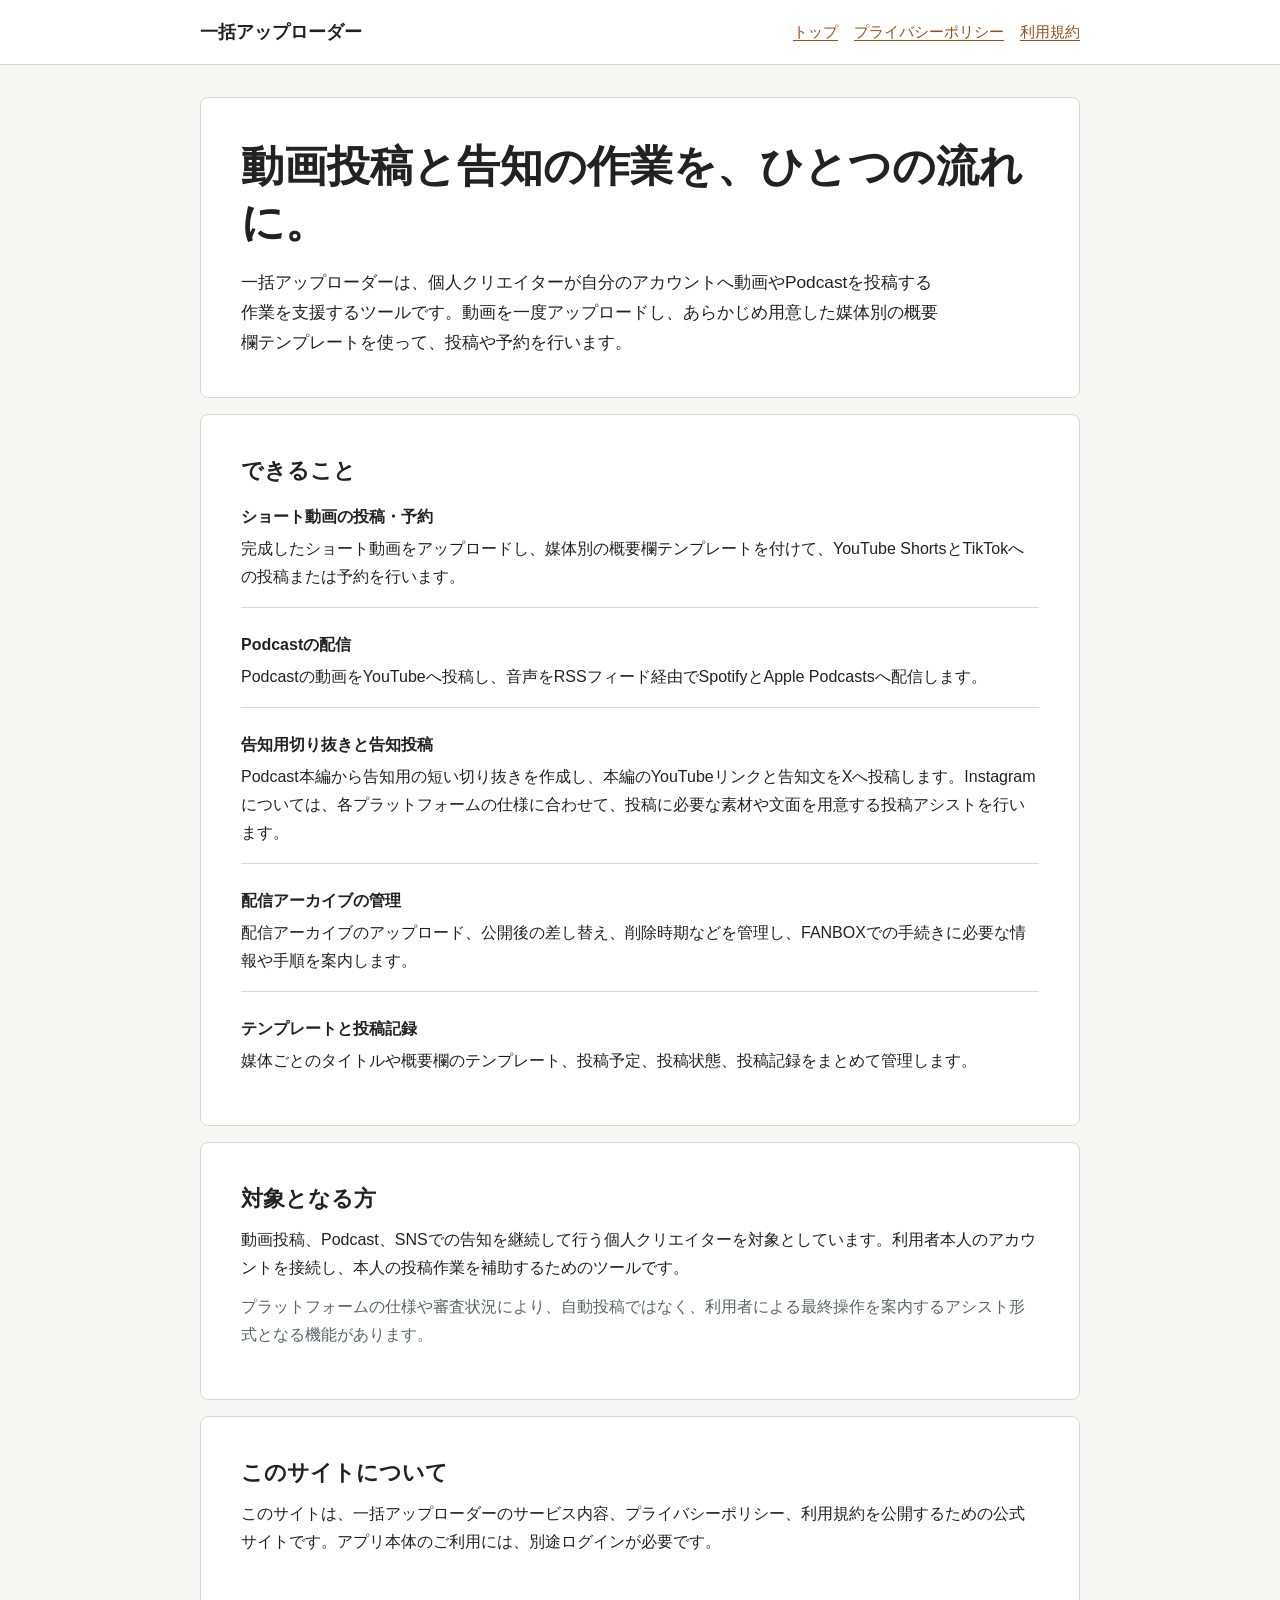
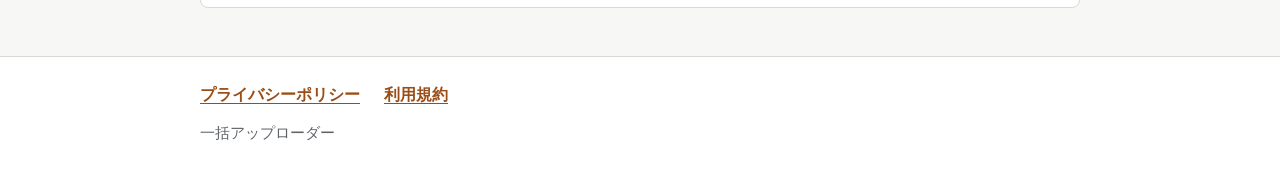
<file: index.html>
<!doctype html>
<html lang="ja">
<head>
  <meta charset="utf-8">
  <meta name="viewport" content="width=device-width, initial-scale=1">
  <meta name="description" content="一括アップローダーは、個人クリエイターの動画投稿、Podcast配信、告知、配信アーカイブ管理を支援するツールです。">
  <title>一括アップローダー | 公式サイト</title>
  <link rel="stylesheet" href="style.css">
</head>
<body>
  <header class="site-header">
    <div class="header-inner">
      <a class="site-name" href="index.html">一括アップローダー</a>
      <nav class="site-nav" aria-label="サイト内メニュー">
        <a href="index.html" aria-current="page">トップ</a>
        <a href="privacy.html">プライバシーポリシー</a>
        <a href="terms.html">利用規約</a>
      </nav>
    </div>
  </header>

  <main class="main-content">
    <section class="hero">
      <h1>動画投稿と告知の作業を、ひとつの流れに。</h1>
      <p class="hero-lead">一括アップローダーは、個人クリエイターが自分のアカウントへ動画やPodcastを投稿する作業を支援するツールです。動画を一度アップロードし、あらかじめ用意した媒体別の概要欄テンプレートを使って、投稿や予約を行います。</p>
    </section>

    <section class="section" aria-labelledby="features-heading">
      <h2 id="features-heading">できること</h2>
      <ul class="feature-list">
        <li>
          <span class="feature-title">ショート動画の投稿・予約</span>
          完成したショート動画をアップロードし、媒体別の概要欄テンプレートを付けて、YouTube ShortsとTikTokへの投稿または予約を行います。
        </li>
        <li>
          <span class="feature-title">Podcastの配信</span>
          Podcastの動画をYouTubeへ投稿し、音声をRSSフィード経由でSpotifyとApple Podcastsへ配信します。
        </li>
        <li>
          <span class="feature-title">告知用切り抜きと告知投稿</span>
          Podcast本編から告知用の短い切り抜きを作成し、本編のYouTubeリンクと告知文をXへ投稿します。Instagramについては、各プラットフォームの仕様に合わせて、投稿に必要な素材や文面を用意する投稿アシストを行います。
        </li>
        <li>
          <span class="feature-title">配信アーカイブの管理</span>
          配信アーカイブのアップロード、公開後の差し替え、削除時期などを管理し、FANBOXでの手続きに必要な情報や手順を案内します。
        </li>
        <li>
          <span class="feature-title">テンプレートと投稿記録</span>
          媒体ごとのタイトルや概要欄のテンプレート、投稿予定、投稿状態、投稿記録をまとめて管理します。
        </li>
      </ul>
    </section>

    <section class="section" aria-labelledby="audience-heading">
      <h2 id="audience-heading">対象となる方</h2>
      <p>動画投稿、Podcast、SNSでの告知を継続して行う個人クリエイターを対象としています。利用者本人のアカウントを接続し、本人の投稿作業を補助するためのツールです。</p>
      <p class="muted">プラットフォームの仕様や審査状況により、自動投稿ではなく、利用者による最終操作を案内するアシスト形式となる機能があります。</p>
    </section>

    <section class="section" aria-labelledby="about-heading">
      <h2 id="about-heading">このサイトについて</h2>
      <p>このサイトは、一括アップローダーのサービス内容、プライバシーポリシー、利用規約を公開するための公式サイトです。アプリ本体のご利用には、別途ログインが必要です。</p>
    </section>
  </main>

  <footer class="site-footer">
    <div class="footer-inner">
      <nav class="footer-links" aria-label="法的情報">
        <a href="privacy.html">プライバシーポリシー</a>
        <a href="terms.html">利用規約</a>
      </nav>
      <p class="footer-note">一括アップローダー</p>
    </div>
  </footer>
</body>
</html>
</file>
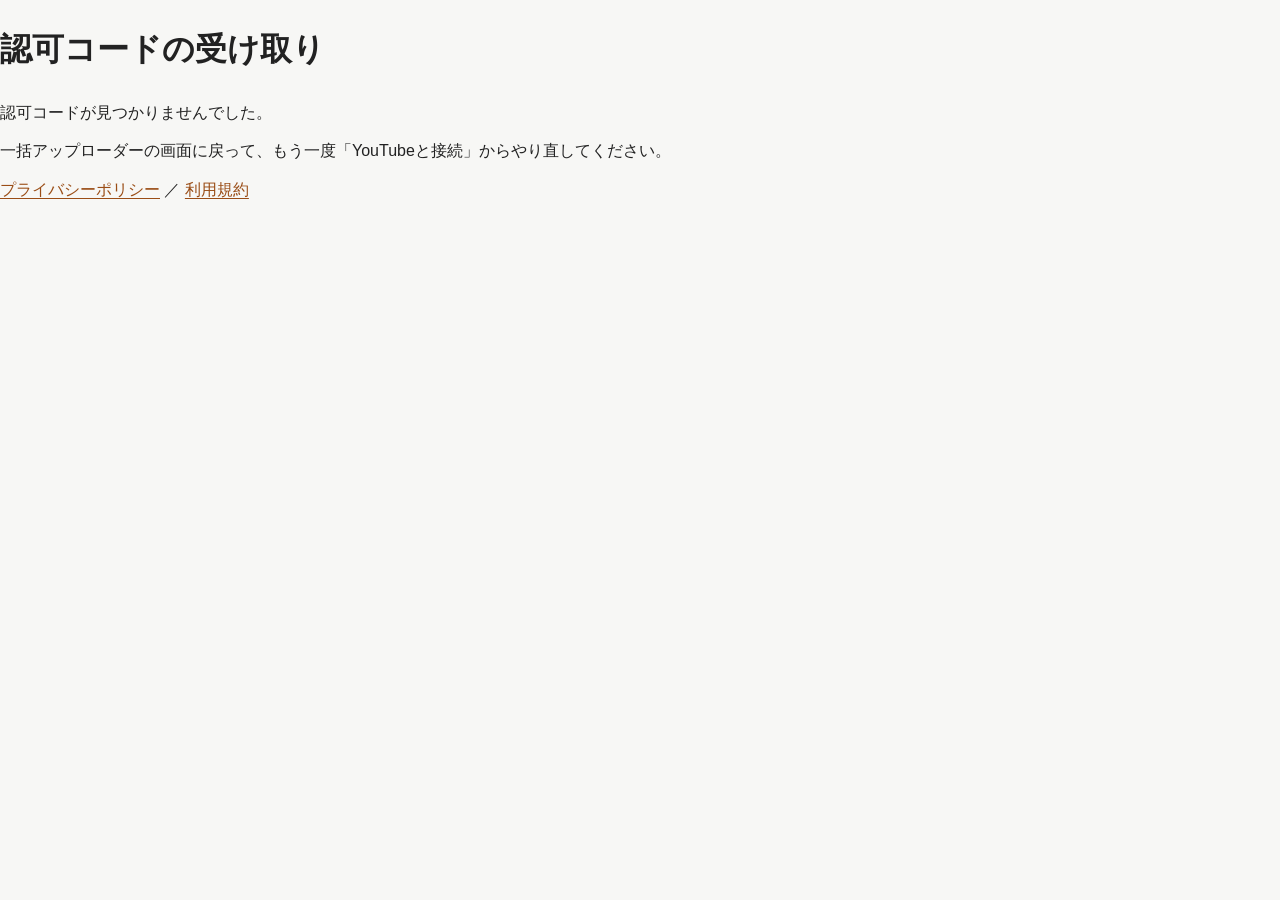
<file: oauth-callback.html>
<!DOCTYPE html>
<html lang="ja">
<head>
<meta charset="utf-8">
<meta name="viewport" content="width=device-width, initial-scale=1">
<title>認可コードの受け取り | 一括アップローダー</title>
<link rel="stylesheet" href="style.css">
<style>
  .code-box { border: 2px solid #333; border-radius: 8px; padding: 16px; margin: 16px 0; word-break: break-all; font-size: 1.05rem; background: #f7f7f7; }
  .copy-btn { display: inline-block; padding: 10px 20px; font-size: 1rem; border: 2px solid #333; border-radius: 8px; background: #fff; cursor: pointer; }
  .note { color: #555; font-size: 0.9rem; }
</style>
</head>
<body>
<main>
  <h1>認可コードの受け取り</h1>
  <div id="result"></div>
</main>
<footer>
  <p><a href="privacy.html">プライバシーポリシー</a> ／ <a href="terms.html">利用規約</a></p>
</footer>
<script>
(function () {
  var params = new URLSearchParams(window.location.search);
  var code = params.get('code');
  var error = params.get('error');
  var box = document.getElementById('result');
  if (error) {
    box.innerHTML = '<p>認可が完了しませんでした（' + error + '）。</p>' +
      '<p>一括アップローダーの画面に戻って、もう一度「YouTubeと接続」からやり直してください。</p>';
    return;
  }
  if (!code) {
    box.innerHTML = '<p>認可コードが見つかりませんでした。</p>' +
      '<p>一括アップローダーの画面に戻って、もう一度「YouTubeと接続」からやり直してください。</p>';
    return;
  }
  var fullUrl = window.location.href;
  box.innerHTML =
    '<p>下の認可コードをコピーして、一括アップローダーの「接続設定 → YouTube」にある「認可コードを貼り付け」の欄に貼ってください。</p>' +
    '<div class="code-box" id="codeText"></div>' +
    '<p><button class="copy-btn" id="copyCode" type="button">認可コードをコピー</button> ' +
    '<button class="copy-btn" id="copyUrl" type="button">このページのURLをコピー</button></p>' +
    '<p class="note">認可コードの有効時間は短い（およそ10分）ので、そのまま貼り付けに進んでください。このページを閉じても、貼り付けが終わっていれば問題ありません。</p>';
  document.getElementById('codeText').textContent = code;
  function copyText(text, btn) {
    function done() { btn.textContent = 'コピーしました'; setTimeout(function () { btn.textContent = btn.id === 'copyCode' ? '認可コードをコピー' : 'このページのURLをコピー'; }, 2000); }
    if (navigator.clipboard && navigator.clipboard.writeText) {
      navigator.clipboard.writeText(text).then(done, function () { window.prompt('コピーできない場合は、この文字列をコピーしてください', text); });
    } else {
      window.prompt('この文字列をコピーしてください', text);
    }
  }
  document.getElementById('copyCode').addEventListener('click', function () { copyText(code, this); });
  document.getElementById('copyUrl').addEventListener('click', function () { copyText(fullUrl, this); });
})();
</script>
</body>
</html>
</file>
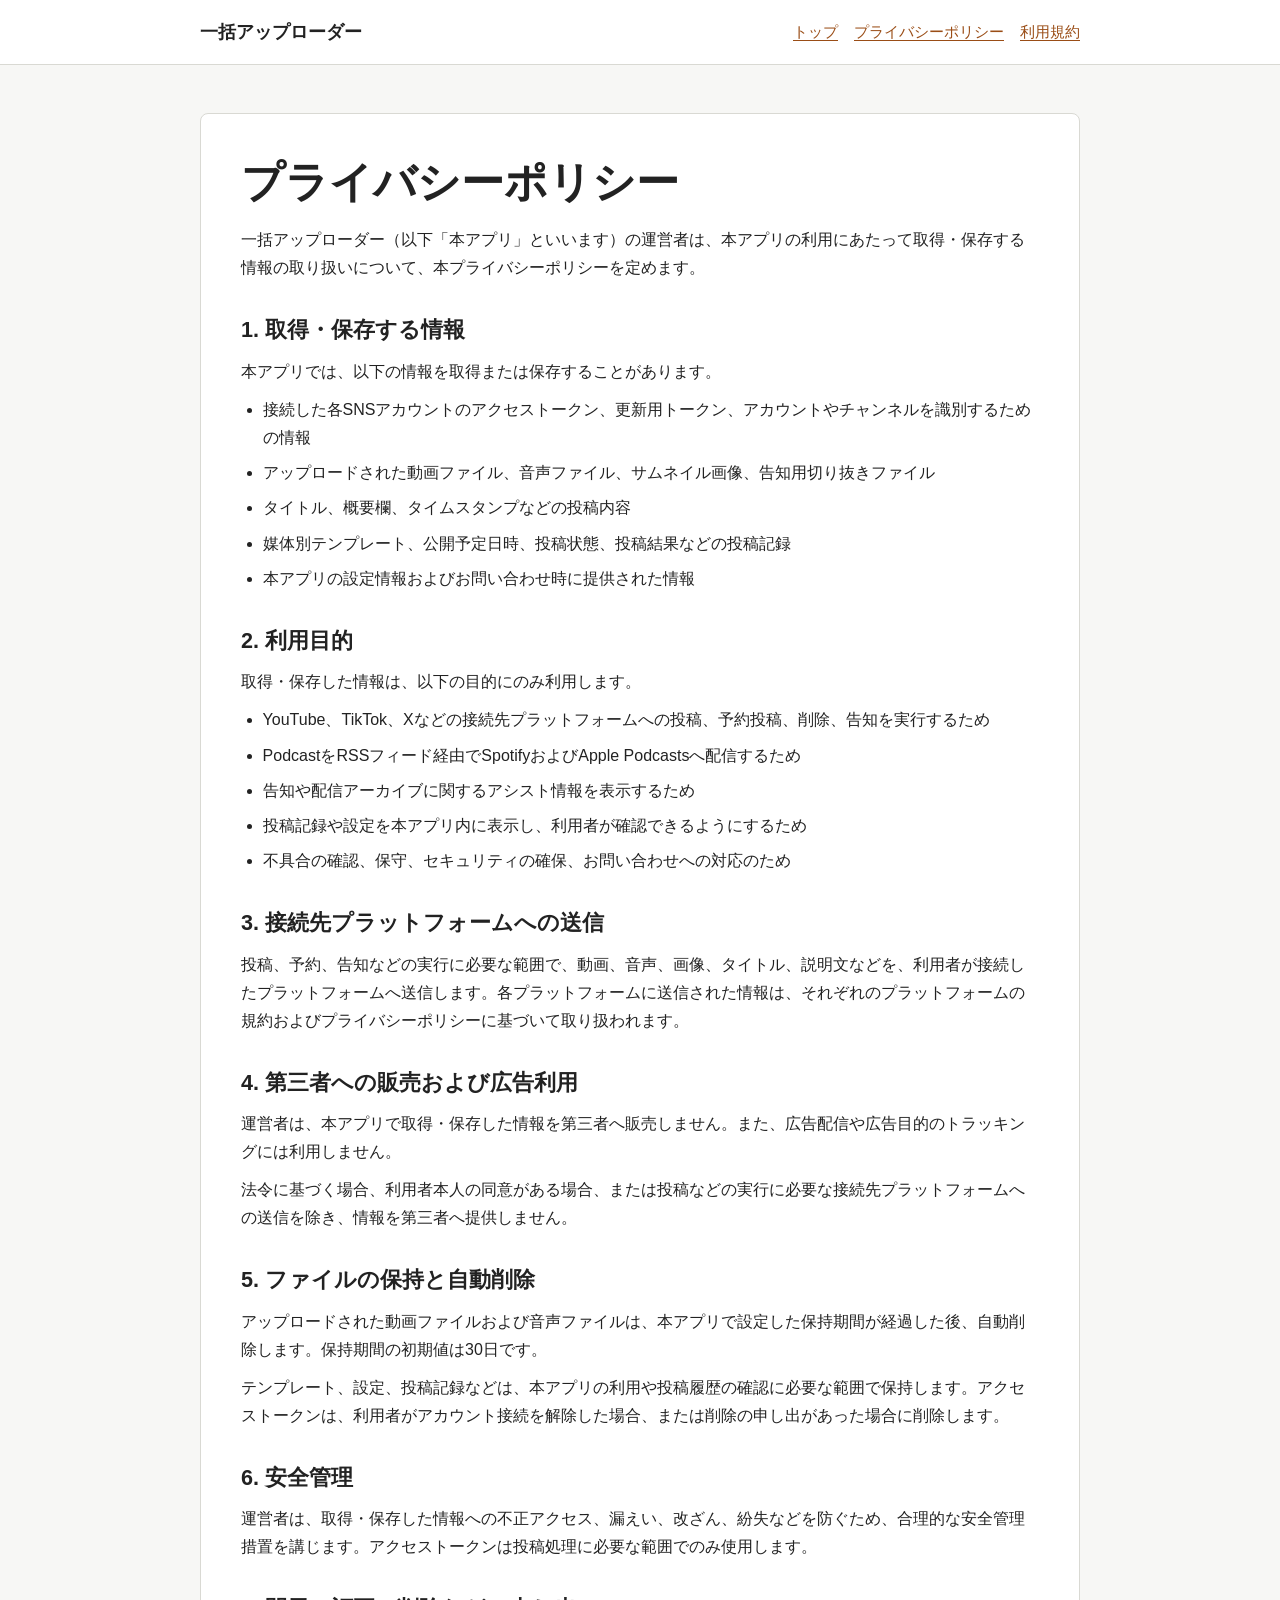
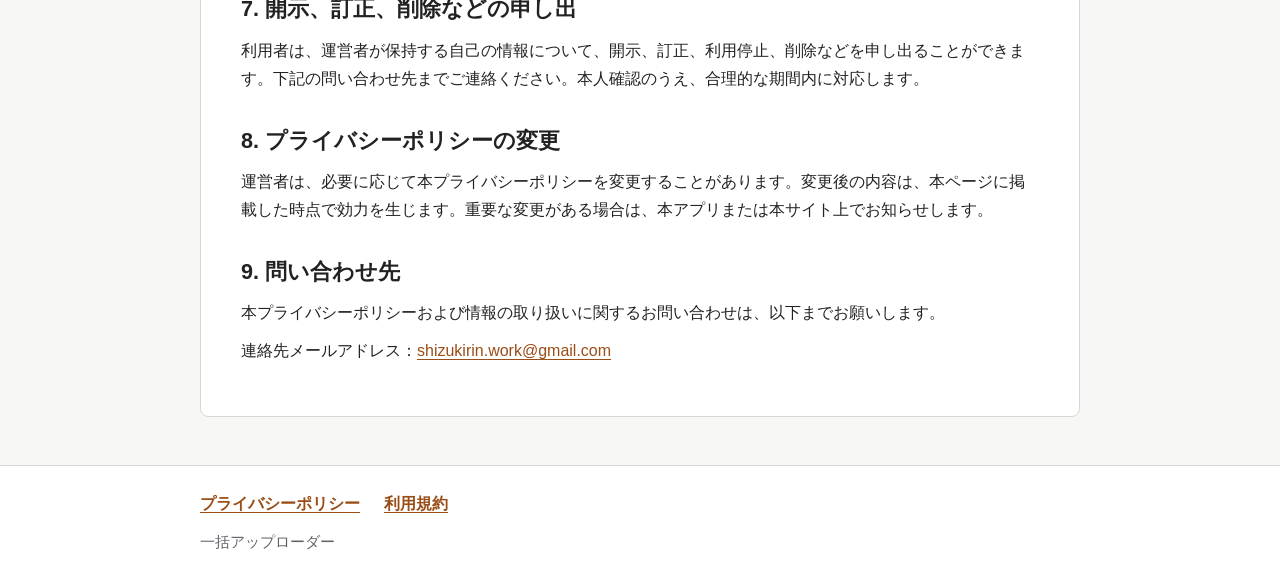
<file: privacy.html>
<!doctype html>
<html lang="ja">
<head>
<meta charset="utf-8">
<meta name="viewport" content="width=device-width, initial-scale=1">
<meta name="description" content="一括アップローダーのプライバシーポリシーです。">
<title>プライバシーポリシー | 一括アップローダー</title>
<link rel="stylesheet" href="style.css">
</head>
<body>
<header class="site-header">
<div class="header-inner">
<a class="site-name" href="index.html">一括アップローダー</a>
<nav class="site-nav" aria-label="サイト内メニュー">
<a href="index.html">トップ</a>
<a href="privacy.html" aria-current="page">プライバシーポリシー</a>
<a href="terms.html">利用規約</a>
</nav>
</div>
</header>

<main class="main-content">
<article class="document">
<h1>プライバシーポリシー</h1>
<p>一括アップローダー（以下「本アプリ」といいます）の運営者は、本アプリの利用にあたって取得・保存する情報の取り扱いについて、本プライバシーポリシーを定めます。</p>

<h2>1. 取得・保存する情報</h2>
<p>本アプリでは、以下の情報を取得または保存することがあります。</p>
<ul>
<li>接続した各SNSアカウントのアクセストークン、更新用トークン、アカウントやチャンネルを識別するための情報</li>
<li>アップロードされた動画ファイル、音声ファイル、サムネイル画像、告知用切り抜きファイル</li>
<li>タイトル、概要欄、タイムスタンプなどの投稿内容</li>
<li>媒体別テンプレート、公開予定日時、投稿状態、投稿結果などの投稿記録</li>
<li>本アプリの設定情報およびお問い合わせ時に提供された情報</li>
</ul>

<h2>2. 利用目的</h2>
<p>取得・保存した情報は、以下の目的にのみ利用します。</p>
<ul>
<li>YouTube、TikTok、Xなどの接続先プラットフォームへの投稿、予約投稿、削除、告知を実行するため</li>
<li>PodcastをRSSフィード経由でSpotifyおよびApple Podcastsへ配信するため</li>
<li>告知や配信アーカイブに関するアシスト情報を表示するため</li>
<li>投稿記録や設定を本アプリ内に表示し、利用者が確認できるようにするため</li>
<li>不具合の確認、保守、セキュリティの確保、お問い合わせへの対応のため</li>
</ul>

<h2>3. 接続先プラットフォームへの送信</h2>
<p>投稿、予約、告知などの実行に必要な範囲で、動画、音声、画像、タイトル、説明文などを、利用者が接続したプラットフォームへ送信します。各プラットフォームに送信された情報は、それぞれのプラットフォームの規約およびプライバシーポリシーに基づいて取り扱われます。</p>

<h2>4. 第三者への販売および広告利用</h2>
<p>運営者は、本アプリで取得・保存した情報を第三者へ販売しません。また、広告配信や広告目的のトラッキングには利用しません。</p>
<p>法令に基づく場合、利用者本人の同意がある場合、または投稿などの実行に必要な接続先プラットフォームへの送信を除き、情報を第三者へ提供しません。</p>

<h2>5. ファイルの保持と自動削除</h2>
<p>アップロードされた動画ファイルおよび音声ファイルは、本アプリで設定した保持期間が経過した後、自動削除します。保持期間の初期値は30日です。</p>
<p>テンプレート、設定、投稿記録などは、本アプリの利用や投稿履歴の確認に必要な範囲で保持します。アクセストークンは、利用者がアカウント接続を解除した場合、または削除の申し出があった場合に削除します。</p>

<h2>6. 安全管理</h2>
<p>運営者は、取得・保存した情報への不正アクセス、漏えい、改ざん、紛失などを防ぐため、合理的な安全管理措置を講じます。アクセストークンは投稿処理に必要な範囲でのみ使用します。</p>

<h2>7. 開示、訂正、削除などの申し出</h2>
<p>利用者は、運営者が保持する自己の情報について、開示、訂正、利用停止、削除などを申し出ることができます。下記の問い合わせ先までご連絡ください。本人確認のうえ、合理的な期間内に対応します。</p>

<h2>8. プライバシーポリシーの変更</h2>
<p>運営者は、必要に応じて本プライバシーポリシーを変更することがあります。変更後の内容は、本ページに掲載した時点で効力を生じます。重要な変更がある場合は、本アプリまたは本サイト上でお知らせします。</p>

<h2>9. 問い合わせ先</h2>
<p>本プライバシーポリシーおよび情報の取り扱いに関するお問い合わせは、以下までお願いします。</p>
<p>連絡先メールアドレス：<a href="mailto:shizukirin.work@gmail.com">shizukirin.work@gmail.com</a></p>
</article>
</main>

<footer class="site-footer">
<div class="footer-inner">
<nav class="footer-links" aria-label="法的情報">
<a href="privacy.html" aria-current="page">プライバシーポリシー</a>
<a href="terms.html">利用規約</a>
</nav>
<p class="footer-note">一括アップローダー</p>
</div>
</footer>
</body>
</html>
</file>
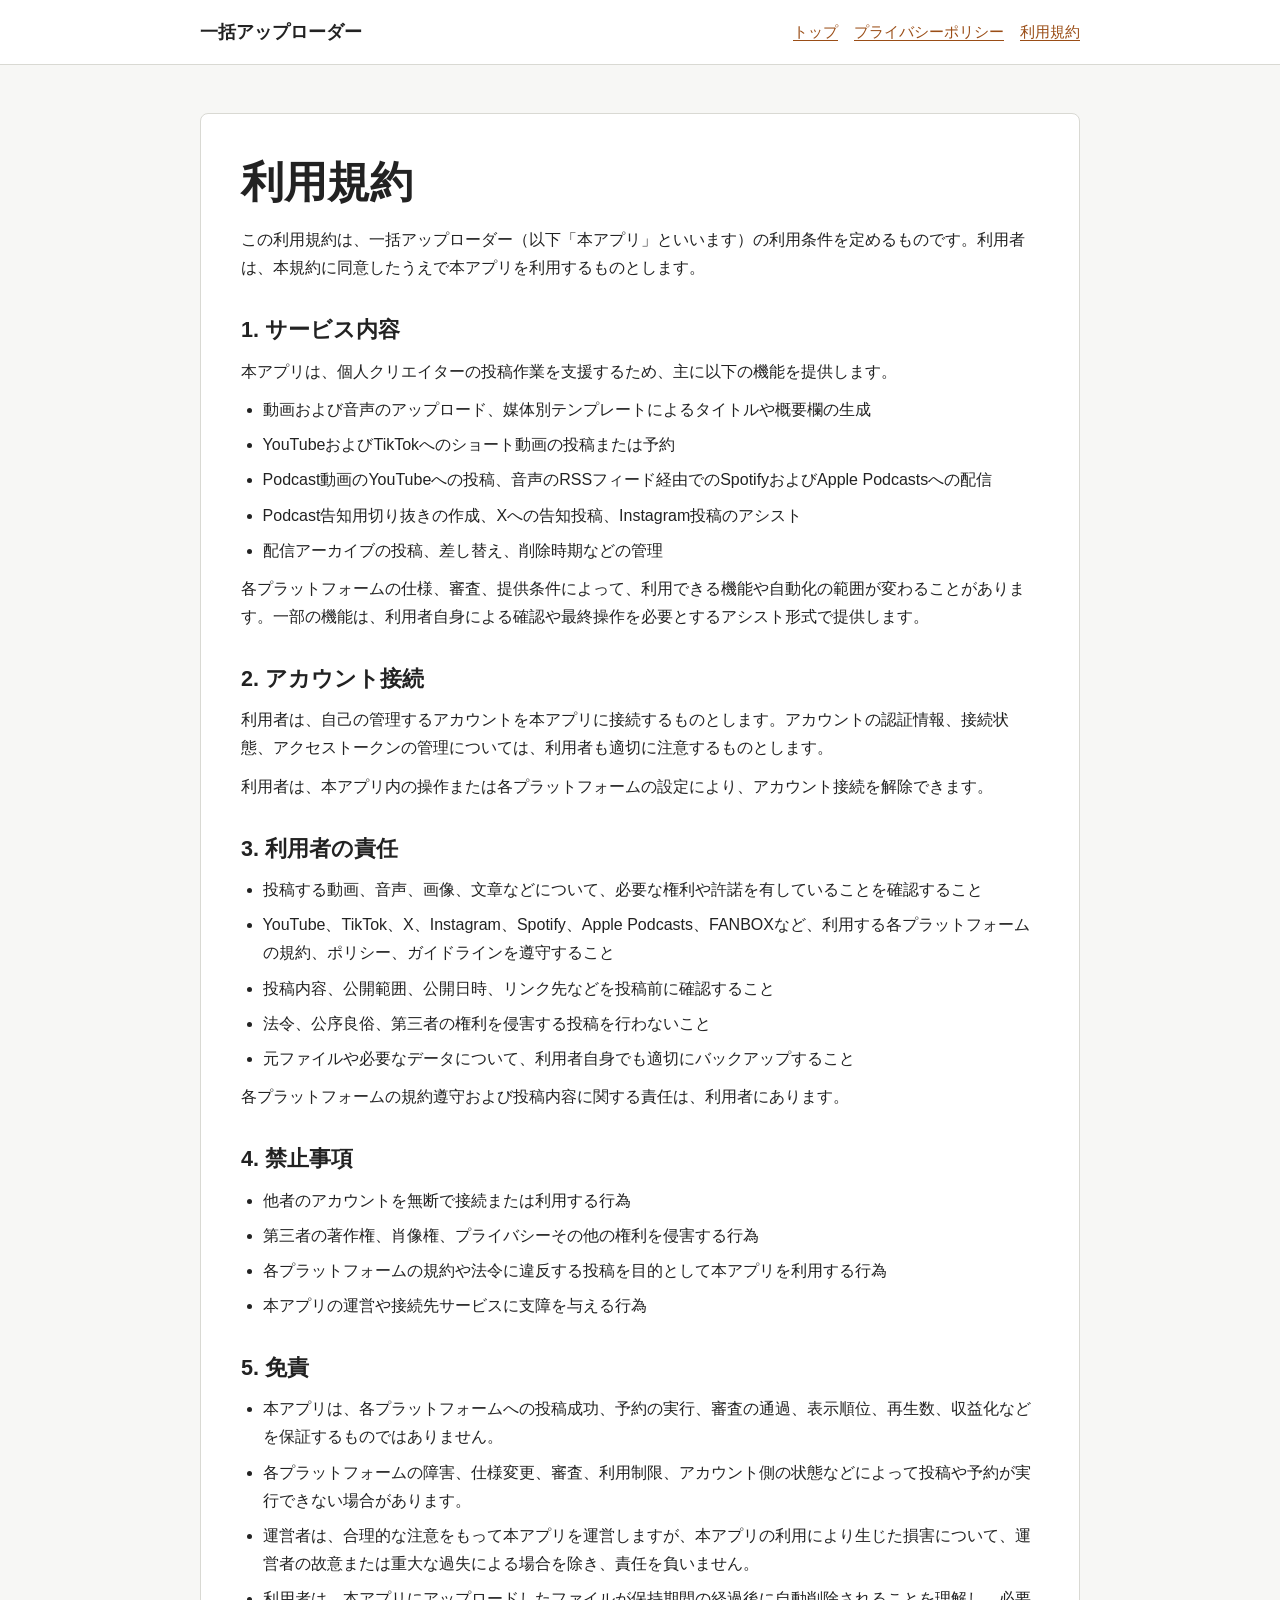
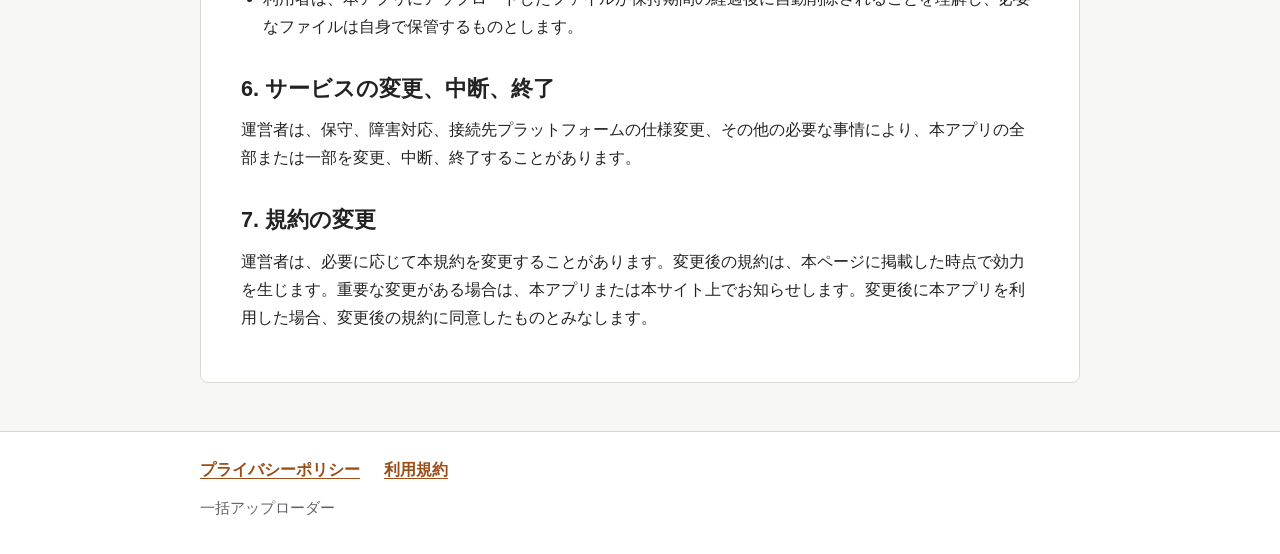
<file: terms.html>
<!doctype html>
<html lang="ja">
<head>
  <meta charset="utf-8">
  <meta name="viewport" content="width=device-width, initial-scale=1">
  <meta name="description" content="一括アップローダーの利用規約です。">
  <title>利用規約 | 一括アップローダー</title>
  <link rel="stylesheet" href="style.css">
</head>
<body>
  <header class="site-header">
    <div class="header-inner">
      <a class="site-name" href="index.html">一括アップローダー</a>
      <nav class="site-nav" aria-label="サイト内メニュー">
        <a href="index.html">トップ</a>
        <a href="privacy.html">プライバシーポリシー</a>
        <a href="terms.html" aria-current="page">利用規約</a>
      </nav>
    </div>
  </header>

  <main class="main-content">
    <article class="document">
      <h1>利用規約</h1>
      <p>この利用規約は、一括アップローダー（以下「本アプリ」といいます）の利用条件を定めるものです。利用者は、本規約に同意したうえで本アプリを利用するものとします。</p>

      <h2>1. サービス内容</h2>
      <p>本アプリは、個人クリエイターの投稿作業を支援するため、主に以下の機能を提供します。</p>
      <ul>
        <li>動画および音声のアップロード、媒体別テンプレートによるタイトルや概要欄の生成</li>
        <li>YouTubeおよびTikTokへのショート動画の投稿または予約</li>
        <li>Podcast動画のYouTubeへの投稿、音声のRSSフィード経由でのSpotifyおよびApple Podcastsへの配信</li>
        <li>Podcast告知用切り抜きの作成、Xへの告知投稿、Instagram投稿のアシスト</li>
        <li>配信アーカイブの投稿、差し替え、削除時期などの管理</li>
      </ul>
      <p>各プラットフォームの仕様、審査、提供条件によって、利用できる機能や自動化の範囲が変わることがあります。一部の機能は、利用者自身による確認や最終操作を必要とするアシスト形式で提供します。</p>

      <h2>2. アカウント接続</h2>
      <p>利用者は、自己の管理するアカウントを本アプリに接続するものとします。アカウントの認証情報、接続状態、アクセストークンの管理については、利用者も適切に注意するものとします。</p>
      <p>利用者は、本アプリ内の操作または各プラットフォームの設定により、アカウント接続を解除できます。</p>

      <h2>3. 利用者の責任</h2>
      <ul>
        <li>投稿する動画、音声、画像、文章などについて、必要な権利や許諾を有していることを確認すること</li>
        <li>YouTube、TikTok、X、Instagram、Spotify、Apple Podcasts、FANBOXなど、利用する各プラットフォームの規約、ポリシー、ガイドラインを遵守すること</li>
        <li>投稿内容、公開範囲、公開日時、リンク先などを投稿前に確認すること</li>
        <li>法令、公序良俗、第三者の権利を侵害する投稿を行わないこと</li>
        <li>元ファイルや必要なデータについて、利用者自身でも適切にバックアップすること</li>
      </ul>
      <p>各プラットフォームの規約遵守および投稿内容に関する責任は、利用者にあります。</p>

      <h2>4. 禁止事項</h2>
      <ul>
        <li>他者のアカウントを無断で接続または利用する行為</li>
        <li>第三者の著作権、肖像権、プライバシーその他の権利を侵害する行為</li>
        <li>各プラットフォームの規約や法令に違反する投稿を目的として本アプリを利用する行為</li>
        <li>本アプリの運営や接続先サービスに支障を与える行為</li>
      </ul>

      <h2>5. 免責</h2>
      <ul>
        <li>本アプリは、各プラットフォームへの投稿成功、予約の実行、審査の通過、表示順位、再生数、収益化などを保証するものではありません。</li>
        <li>各プラットフォームの障害、仕様変更、審査、利用制限、アカウント側の状態などによって投稿や予約が実行できない場合があります。</li>
        <li>運営者は、合理的な注意をもって本アプリを運営しますが、本アプリの利用により生じた損害について、運営者の故意または重大な過失による場合を除き、責任を負いません。</li>
        <li>利用者は、本アプリにアップロードしたファイルが保持期間の経過後に自動削除されることを理解し、必要なファイルは自身で保管するものとします。</li>
      </ul>

      <h2>6. サービスの変更、中断、終了</h2>
      <p>運営者は、保守、障害対応、接続先プラットフォームの仕様変更、その他の必要な事情により、本アプリの全部または一部を変更、中断、終了することがあります。</p>

      <h2>7. 規約の変更</h2>
      <p>運営者は、必要に応じて本規約を変更することがあります。変更後の規約は、本ページに掲載した時点で効力を生じます。重要な変更がある場合は、本アプリまたは本サイト上でお知らせします。変更後に本アプリを利用した場合、変更後の規約に同意したものとみなします。</p>
    </article>
  </main>

  <footer class="site-footer">
    <div class="footer-inner">
      <nav class="footer-links" aria-label="法的情報">
        <a href="privacy.html">プライバシーポリシー</a>
        <a href="terms.html" aria-current="page">利用規約</a>
      </nav>
      <p class="footer-note">一括アップローダー</p>
    </div>
  </footer>
</body>
</html>
</file>
<file: style.css>
:root {
  color-scheme: light;
  --bg: #f7f7f5;
  --surface: #ffffff;
  --text: #222222;
  --muted: #5f6368;
  --border: #d9d9d3;
  --accent: #e07b39;
  --accent-dark: #9a4d16;
  --notice: #fff4e8;
}

* {
  box-sizing: border-box;
}

html {
  font-size: 16px;
}

body {
  margin: 0;
  background: var(--bg);
  color: var(--text);
  font-family: -apple-system, BlinkMacSystemFont, "Segoe UI", sans-serif;
  line-height: 1.75;
}

a {
  color: var(--accent-dark);
  text-underline-offset: 0.18em;
}

a:focus-visible {
  outline: 3px solid var(--accent);
  outline-offset: 3px;
}

.site-header,
.site-footer {
  background: var(--surface);
}

.site-header {
  border-bottom: 1px solid var(--border);
}

.header-inner,
.main-content,
.footer-inner {
  width: min(100% - 2rem, 880px);
  margin: 0 auto;
}

.header-inner {
  display: flex;
  align-items: center;
  justify-content: space-between;
  gap: 1rem;
  padding: 1rem 0;
}

.site-name {
  color: var(--text);
  font-size: 1.15rem;
  font-weight: 700;
  text-decoration: none;
}

.site-nav {
  display: flex;
  flex-wrap: wrap;
  gap: 0.5rem 1rem;
  font-size: 0.95rem;
}

.main-content {
  padding: 2rem 0 3rem;
}

.hero,
.section,
.document {
  background: var(--surface);
  border: 1px solid var(--border);
  border-radius: 8px;
  padding: clamp(1.25rem, 4vw, 2.5rem);
}

.section,
.document {
  margin-top: 1rem;
}

.hero h1,
.document h1 {
  margin: 0 0 1rem;
  font-size: clamp(1.8rem, 6vw, 2.7rem);
  line-height: 1.3;
  letter-spacing: 0;
}

.hero-lead {
  max-width: 44rem;
  margin: 0;
  font-size: 1.08rem;
}

.provisional,
.draft-note {
  display: inline-block;
  margin: 0 0 1rem;
  padding: 0.25rem 0.6rem;
  border-radius: 999px;
  background: var(--notice);
  color: #713b08;
  font-size: 0.88rem;
  font-weight: 700;
}

h2 {
  margin: 2rem 0 0.75rem;
  font-size: 1.35rem;
  line-height: 1.45;
}

h2:first-child {
  margin-top: 0;
}

p {
  margin: 0.65rem 0;
}

ul,
ol {
  margin: 0.6rem 0 0.6rem 1.35rem;
  padding: 0;
}

li + li {
  margin-top: 0.45rem;
}

.feature-list {
  list-style: none;
  margin-left: 0;
}

.feature-list li {
  padding: 1rem 0;
  border-bottom: 1px solid var(--border);
}

.feature-list li:first-child {
  padding-top: 0.25rem;
}

.feature-list li:last-child {
  border-bottom: 0;
  padding-bottom: 0;
}

.feature-title {
  display: block;
  margin-bottom: 0.25rem;
  font-weight: 700;
}

.muted {
  color: var(--muted);
}

.placeholder {
  padding: 0.08em 0.25em;
  background: var(--notice);
  font-weight: 700;
}

.site-footer {
  border-top: 1px solid var(--border);
}

.footer-inner {
  padding: 1.5rem 0 2rem;
}

.footer-links {
  display: flex;
  flex-wrap: wrap;
  gap: 0.75rem 1.5rem;
  margin-bottom: 0.75rem;
  font-weight: 700;
}

.footer-note {
  margin: 0;
  color: var(--muted);
  font-size: 0.92rem;
}

@media (max-width: 560px) {
  .header-inner {
    align-items: flex-start;
    flex-direction: column;
    gap: 0.4rem;
  }

  .main-content {
    padding-top: 1rem;
  }

  .footer-links {
    flex-direction: column;
    gap: 0.4rem;
  }
}
</file>
